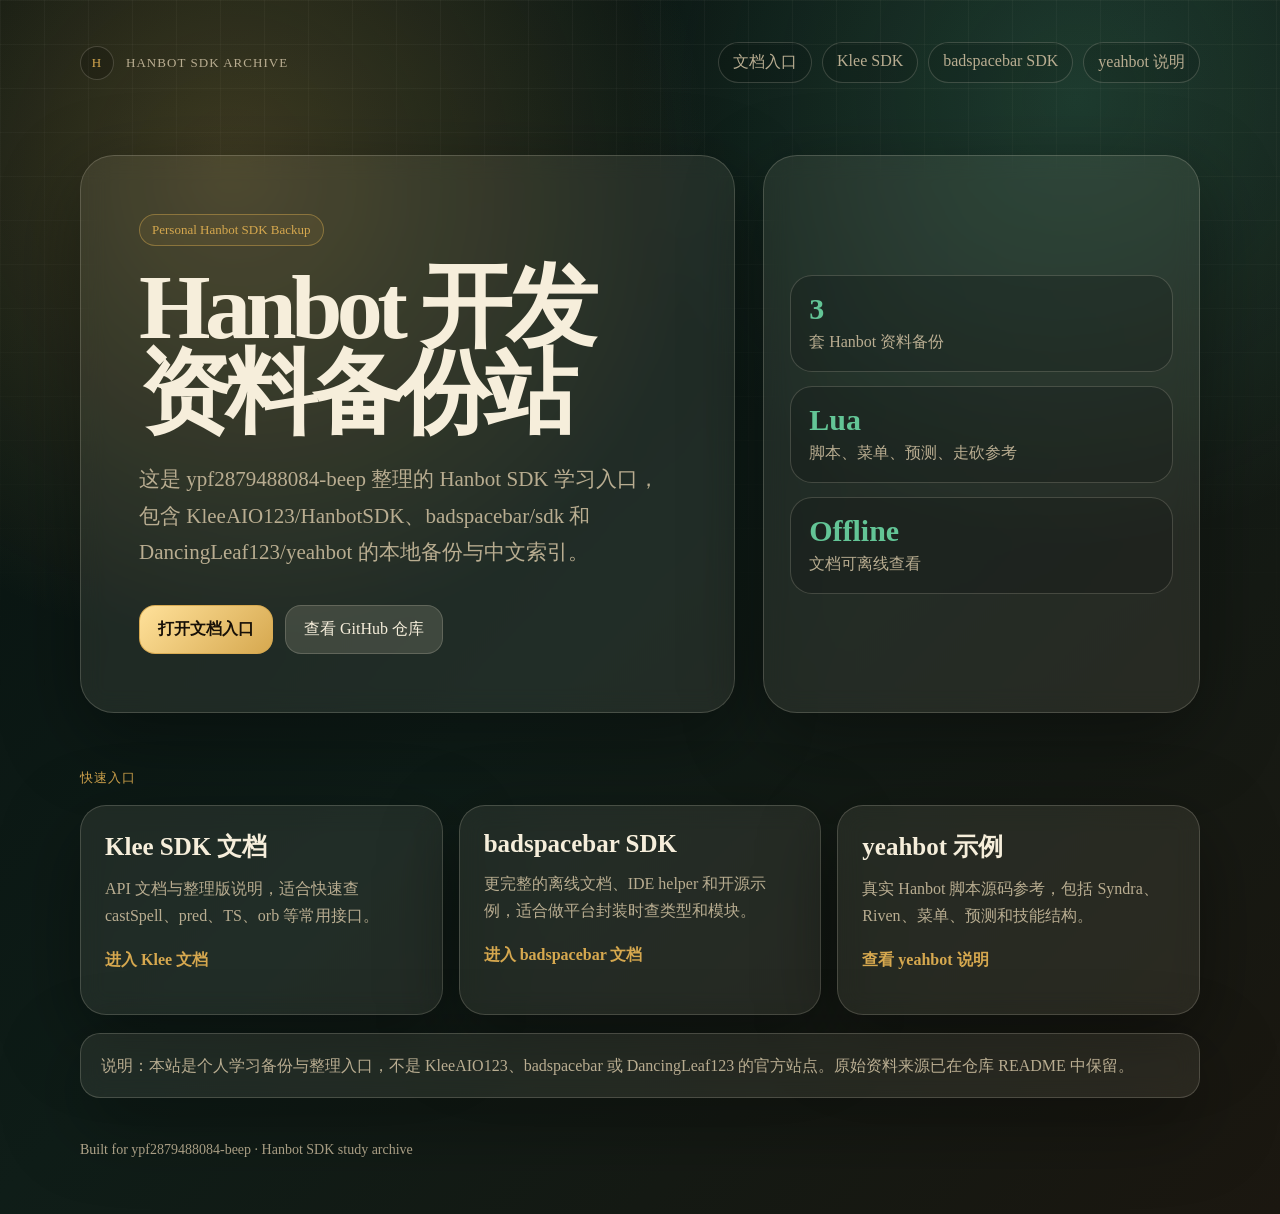
<file: index.html>
﻿<!doctype html>
<html lang="zh-CN">
<head>
  <meta charset="utf-8">
  <meta name="viewport" content="width=device-width, initial-scale=1">
  <title>Hanbot SDK 备份站</title>
  <meta name="description" content="ypf2879488084-beep 的 Hanbot SDK 学习资料备份站。">
  <link rel="stylesheet" href="assets/site.css">
</head>
<body>
  <main class="page">
    <nav class="nav" aria-label="主导航">
      <div class="brand"><span class="mark">H</span><span>Hanbot SDK Archive</span></div>
      <div class="nav-links">
        <a href="docs.html">文档入口</a>
        <a href="KleeAIO123_HanbotSDK/docs.html">Klee SDK</a>
        <a href="badspacebar_sdk/index.html">badspacebar SDK</a>
        <a href="DancingLeaf123_yeahbot/README_CN.md">yeahbot 说明</a>
      </div>
    </nav>

    <section class="hero">
      <div class="hero-copy">
        <span class="kicker">Personal Hanbot SDK Backup</span>
        <h1>Hanbot 开发资料备份站</h1>
        <p class="lead">
          这是 ypf2879488084-beep 整理的 Hanbot SDK 学习入口，包含 KleeAIO123/HanbotSDK、badspacebar/sdk 和 DancingLeaf123/yeahbot 的本地备份与中文索引。
        </p>
        <div class="actions">
          <a class="button primary" href="docs.html">打开文档入口</a>
          <a class="button" href="https://github.com/ypf2879488084-beep/2879488084">查看 GitHub 仓库</a>
        </div>
      </div>

      <aside class="side-panel" aria-label="资料概览">
        <div class="stat"><strong>3</strong><span>套 Hanbot 资料备份</span></div>
        <div class="stat"><strong>Lua</strong><span>脚本、菜单、预测、走砍参考</span></div>
        <div class="stat"><strong>Offline</strong><span>文档可离线查看</span></div>
      </aside>
    </section>

    <div class="section-title">快速入口</div>
    <section class="grid">
      <article class="card">
        <h2>Klee SDK 文档</h2>
        <p>API 文档与整理版说明，适合快速查 castSpell、pred、TS、orb 等常用接口。</p>
        <a href="KleeAIO123_HanbotSDK/docs.html">进入 Klee 文档</a>
      </article>
      <article class="card">
        <h2>badspacebar SDK</h2>
        <p>更完整的离线文档、IDE helper 和开源示例，适合做平台封装时查类型和模块。</p>
        <a href="badspacebar_sdk/index.html">进入 badspacebar 文档</a>
      </article>
      <article class="card">
        <h2>yeahbot 示例</h2>
        <p>真实 Hanbot 脚本源码参考，包括 Syndra、Riven、菜单、预测和技能结构。</p>
        <a href="DancingLeaf123_yeahbot/README_CN.md">查看 yeahbot 说明</a>
      </article>
    </section>

    <p class="notice">
      说明：本站是个人学习备份与整理入口，不是 KleeAIO123、badspacebar 或 DancingLeaf123 的官方站点。原始资料来源已在仓库 README 中保留。
    </p>

    <footer class="footer">Built for ypf2879488084-beep · Hanbot SDK study archive</footer>
  </main>
</body>
</html>
</file>
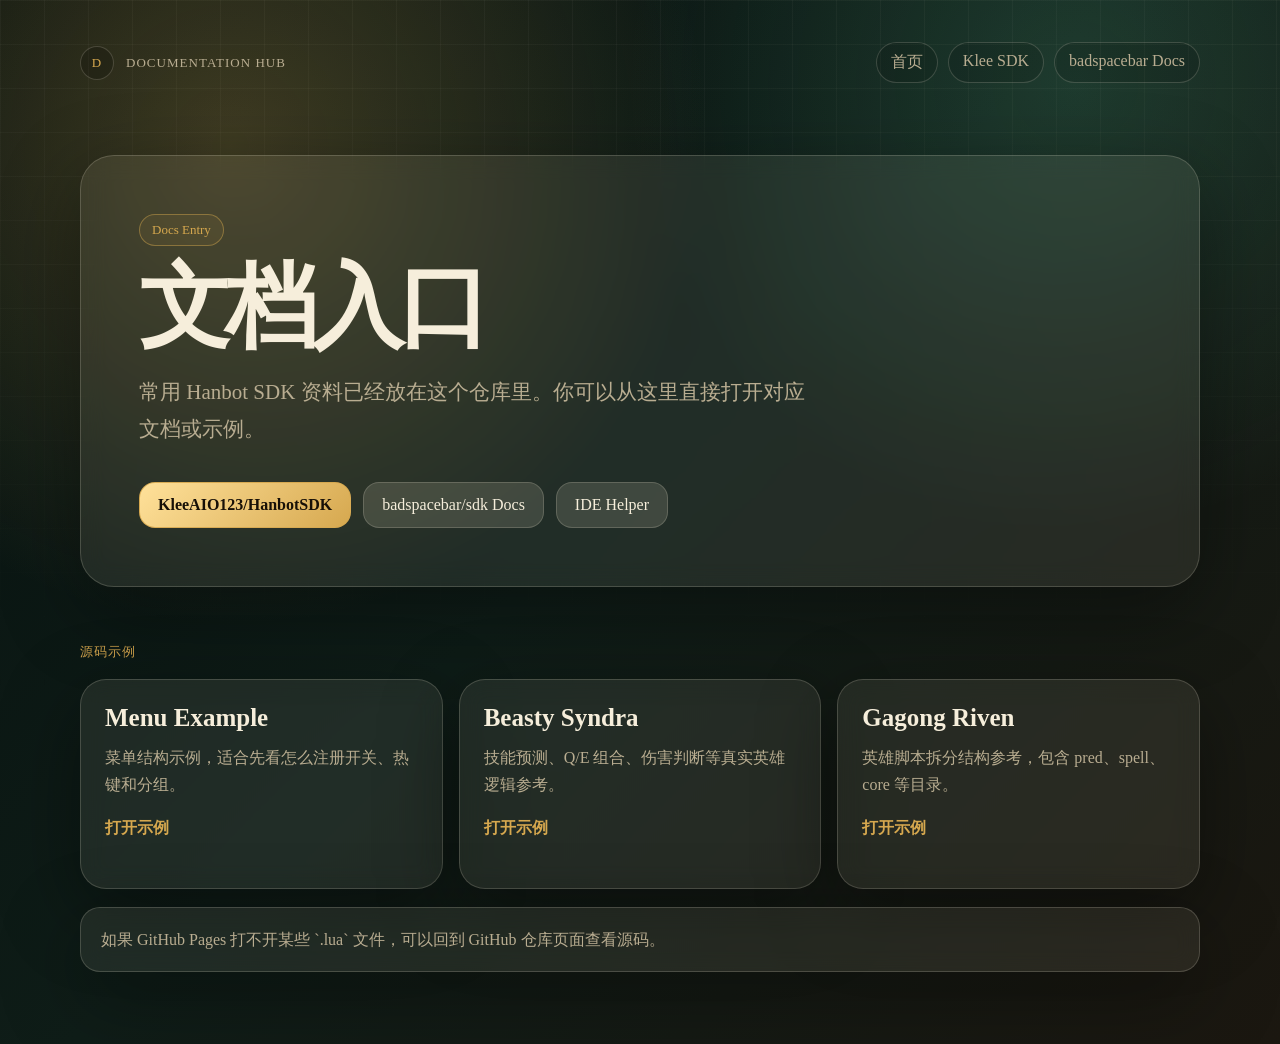
<file: docs.html>
﻿<!doctype html>
<html lang="zh-CN">
<head>
  <meta charset="utf-8">
  <meta name="viewport" content="width=device-width, initial-scale=1">
  <title>Hanbot SDK 文档入口</title>
  <meta name="description" content="Hanbot SDK 备份文档入口。">
  <link rel="stylesheet" href="assets/site.css">
</head>
<body>
  <main class="page">
    <nav class="nav" aria-label="主导航">
      <div class="brand"><span class="mark">D</span><span>Documentation Hub</span></div>
      <div class="nav-links">
        <a href="index.html">首页</a>
        <a href="KleeAIO123_HanbotSDK/docs.html">Klee SDK</a>
        <a href="badspacebar_sdk/docs/index.html">badspacebar Docs</a>
      </div>
    </nav>

    <section class="hero-copy">
      <span class="kicker">Docs Entry</span>
      <h1>文档入口</h1>
      <p class="lead">常用 Hanbot SDK 资料已经放在这个仓库里。你可以从这里直接打开对应文档或示例。</p>
      <div class="actions">
        <a class="button primary" href="KleeAIO123_HanbotSDK/docs.html">KleeAIO123/HanbotSDK</a>
        <a class="button" href="badspacebar_sdk/docs/index.html">badspacebar/sdk Docs</a>
        <a class="button" href="badspacebar_sdk/ide-helper/globals.lua">IDE Helper</a>
      </div>
    </section>

    <div class="section-title">源码示例</div>
    <section class="grid">
      <article class="card">
        <h2>Menu Example</h2>
        <p>菜单结构示例，适合先看怎么注册开关、热键和分组。</p>
        <a href="badspacebar_sdk/opensource/menu%20example/main.lua">打开示例</a>
      </article>
      <article class="card">
        <h2>Beasty Syndra</h2>
        <p>技能预测、Q/E 组合、伤害判断等真实英雄逻辑参考。</p>
        <a href="badspacebar_sdk/opensource/beasty%20syndra/Syndra/main.lua">打开示例</a>
      </article>
      <article class="card">
        <h2>Gagong Riven</h2>
        <p>英雄脚本拆分结构参考，包含 pred、spell、core 等目录。</p>
        <a href="badspacebar_sdk/opensource/gagong%20riven/main.lua">打开示例</a>
      </article>
    </section>

    <p class="notice">如果 GitHub Pages 打不开某些 `.lua` 文件，可以回到 GitHub 仓库页面查看源码。</p>
  </main>
</body>
</html>
</file>
<file: assets/site.css>
﻿:root {
  --bg: #07110f;
  --panel: rgba(245, 238, 214, 0.08);
  --panel-strong: rgba(245, 238, 214, 0.14);
  --text: #f6eedb;
  --muted: #b9ad91;
  --line: rgba(246, 238, 219, 0.18);
  --gold: #d6a84f;
  --green: #63c596;
  --red: #d96958;
  --shadow: 0 24px 80px rgba(0, 0, 0, 0.38);
}

* {
  box-sizing: border-box;
}

html {
  min-height: 100%;
  background: var(--bg);
}

body {
  margin: 0;
  min-height: 100vh;
  color: var(--text);
  font-family: Georgia, "Times New Roman", "Microsoft YaHei", serif;
  background:
    radial-gradient(circle at 18% 14%, rgba(214, 168, 79, 0.26), transparent 30rem),
    radial-gradient(circle at 84% 8%, rgba(99, 197, 150, 0.18), transparent 28rem),
    linear-gradient(135deg, #07110f 0%, #0f1d18 48%, #1b1710 100%);
}

body::before {
  content: "";
  position: fixed;
  inset: 0;
  pointer-events: none;
  background-image:
    linear-gradient(rgba(246, 238, 219, 0.04) 1px, transparent 1px),
    linear-gradient(90deg, rgba(246, 238, 219, 0.04) 1px, transparent 1px);
  background-size: 44px 44px;
  mask-image: linear-gradient(to bottom, black, transparent 80%);
}

.page {
  width: min(1120px, calc(100% - 36px));
  margin: 0 auto;
  padding: 42px 0 56px;
}

.nav {
  display: flex;
  align-items: center;
  justify-content: space-between;
  gap: 18px;
  margin-bottom: 72px;
}

.brand {
  display: flex;
  align-items: center;
  gap: 12px;
  letter-spacing: 0.08em;
  text-transform: uppercase;
  color: var(--muted);
  font-size: 13px;
}

.mark {
  display: grid;
  place-items: center;
  width: 34px;
  height: 34px;
  border: 1px solid var(--line);
  border-radius: 50%;
  color: var(--gold);
  background: rgba(0, 0, 0, 0.18);
}

.nav-links {
  display: flex;
  gap: 10px;
  flex-wrap: wrap;
  justify-content: flex-end;
}

.nav-links a,
.button,
.card a {
  color: var(--text);
  text-decoration: none;
}

.nav-links a {
  border: 1px solid var(--line);
  border-radius: 999px;
  padding: 9px 14px;
  color: var(--muted);
  background: rgba(0, 0, 0, 0.12);
}

.hero {
  display: grid;
  grid-template-columns: minmax(0, 1.2fr) minmax(280px, 0.8fr);
  gap: 28px;
  align-items: stretch;
}

.hero-copy,
.side-panel,
.card,
.notice {
  border: 1px solid var(--line);
  background: var(--panel);
  box-shadow: var(--shadow);
  backdrop-filter: blur(12px);
}

.hero-copy {
  padding: clamp(28px, 5vw, 58px);
  border-radius: 34px;
}

.kicker {
  display: inline-flex;
  margin-bottom: 18px;
  padding: 7px 12px;
  border: 1px solid rgba(214, 168, 79, 0.45);
  border-radius: 999px;
  color: var(--gold);
  background: rgba(214, 168, 79, 0.08);
  font-size: 13px;
}

h1 {
  margin: 0;
  font-size: clamp(42px, 8vw, 92px);
  line-height: 0.94;
  letter-spacing: -0.06em;
}

.lead {
  max-width: 680px;
  margin: 24px 0 0;
  color: var(--muted);
  font-size: clamp(17px, 2vw, 21px);
  line-height: 1.75;
}

.actions {
  display: flex;
  flex-wrap: wrap;
  gap: 12px;
  margin-top: 34px;
}

.button {
  display: inline-flex;
  align-items: center;
  gap: 10px;
  padding: 13px 18px;
  border-radius: 16px;
  border: 1px solid var(--line);
  background: var(--panel-strong);
  transition: transform 160ms ease, border-color 160ms ease, background 160ms ease;
}

.button.primary {
  color: #171007;
  border-color: rgba(214, 168, 79, 0.9);
  background: linear-gradient(135deg, #ffe19a, #d6a84f);
  font-weight: 700;
}

.button:hover,
.card:hover {
  transform: translateY(-2px);
  border-color: rgba(214, 168, 79, 0.55);
}

.side-panel {
  display: grid;
  gap: 14px;
  align-content: center;
  padding: 26px;
  border-radius: 34px;
}

.stat {
  padding: 18px;
  border: 1px solid var(--line);
  border-radius: 22px;
  background: rgba(0, 0, 0, 0.16);
}

.stat strong {
  display: block;
  color: var(--green);
  font-size: 30px;
  line-height: 1;
}

.stat span {
  display: block;
  margin-top: 8px;
  color: var(--muted);
}

.section-title {
  margin: 56px 0 18px;
  color: var(--gold);
  letter-spacing: 0.08em;
  text-transform: uppercase;
  font-size: 13px;
}

.grid {
  display: grid;
  grid-template-columns: repeat(3, minmax(0, 1fr));
  gap: 16px;
}

.card {
  min-height: 210px;
  border-radius: 26px;
  padding: 24px;
  transition: transform 160ms ease, border-color 160ms ease;
}

.card h2 {
  margin: 0 0 12px;
  font-size: 25px;
}

.card p {
  margin: 0 0 20px;
  color: var(--muted);
  line-height: 1.7;
}

.card a {
  color: var(--gold);
  font-weight: 700;
}

.notice {
  margin-top: 18px;
  padding: 18px 20px;
  border-radius: 20px;
  color: var(--muted);
  line-height: 1.7;
}

.footer {
  margin-top: 44px;
  color: var(--muted);
  font-size: 14px;
}

@media (max-width: 820px) {
  .nav,
  .hero {
    grid-template-columns: 1fr;
  }

  .nav {
    align-items: flex-start;
    flex-direction: column;
    margin-bottom: 36px;
  }

  .nav-links {
    justify-content: flex-start;
  }

  .grid {
    grid-template-columns: 1fr;
  }
}
</file>
